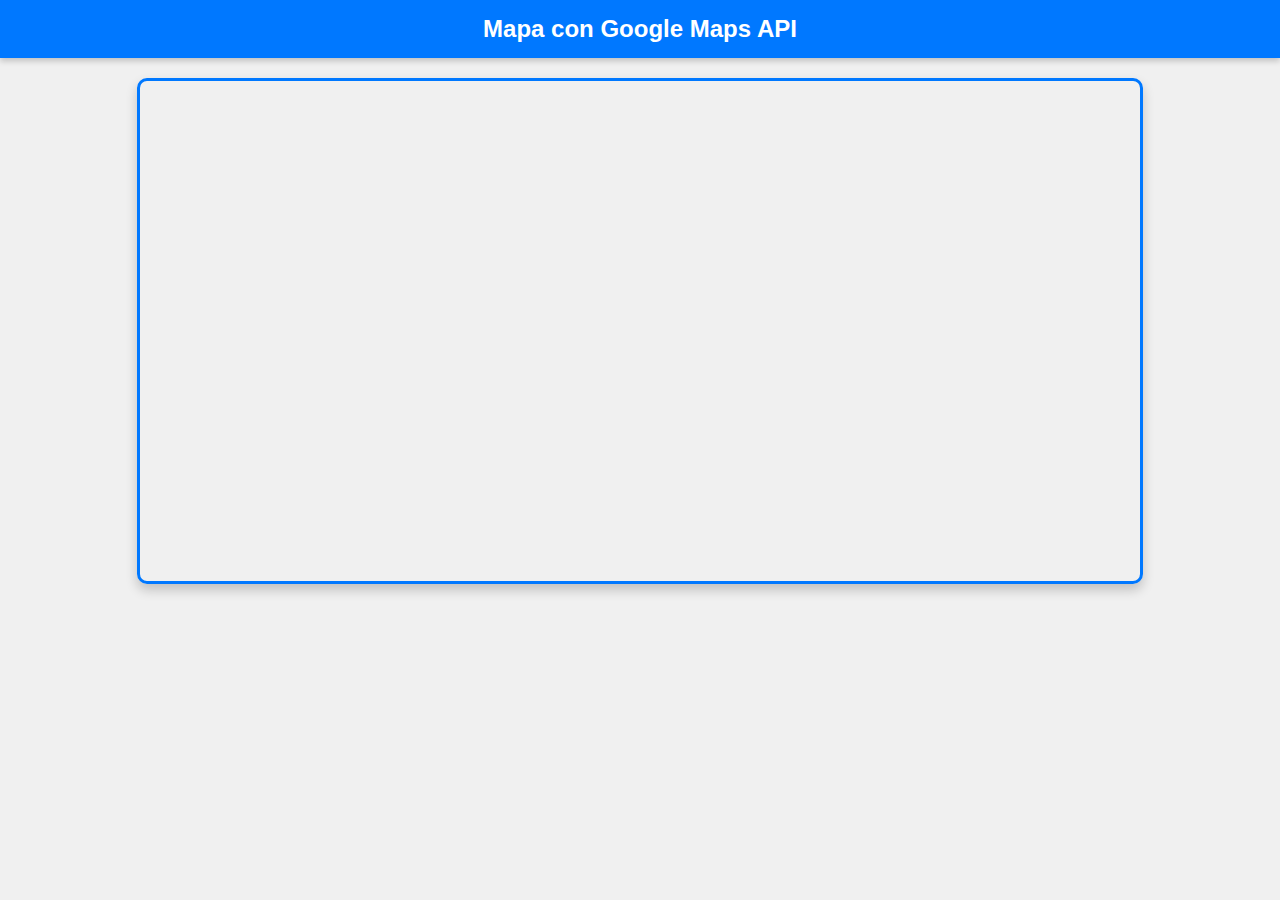
<file: ejercicio3.html>
<!DOCTYPE html>
<html lang="es">
<head>
    <meta charset="UTF-8">
    <meta name="viewport" content="width=device-width, initial-scale=1.0">
    <title>Mapa con Google Maps API</title>
    <style>
        /* Estilos generales */
        body {
            font-family: Arial, sans-serif;
            margin: 0;
            padding: 0;
            text-align: center;
            background-color: #f0f0f0;
        } 

        h3 {
            background-color: #0078ff;
            color: white;
            padding: 15px;
            margin: 0;
            font-size: 1.5rem;
            box-shadow: 0 3px 6px rgba(0,0,0,0.2);
        }

        #map {
            height: 500px;
            width: 90%;
            max-width: 1000px;
            margin: 20px auto;
            border: 3px solid #0078ff;
            border-radius: 10px;
            box-shadow: 0 6px 12px rgba(0,0,0,0.2);
        }

        @media (max-width: 600px) {
            #map {
                height: 400px;
            }
            h3 {
                font-size: 1.2rem;
            }
        }
    </style>
</head>
<body>
    <h3>Mapa con Google Maps API</h3>
    <div id="map"></div>

    <script>
        function initMap() {
            // Coordenadas iniciales (ejemplo: La Paz, Bolivia)
            const myLocation = { lat: -16.5000, lng: -68.1500 };

            // Crear el mapa
            const map = new google.maps.Map(document.getElementById("map"), {
                center: myLocation,
                zoom: 12,
                mapTypeControl: false,
                streetViewControl: false
            });

            // Añadir marcador
            new google.maps.Marker({
                position: myLocation,
                map: map,
                title: "Ubicación inicial"
            });
        }
    </script>

    <!-- Script de Google Maps con callback a initMap -->
    <script async defer
        src="https://maps.app.goo.gl/47ymLSpMpydcuHm86.com/maps/api/js?key=AIzaSyBD86gYUb6jzvHzUyGJg5r_p8HosjEGIm8&callback=initMap">
    </script>
</body>
</html>
</file>
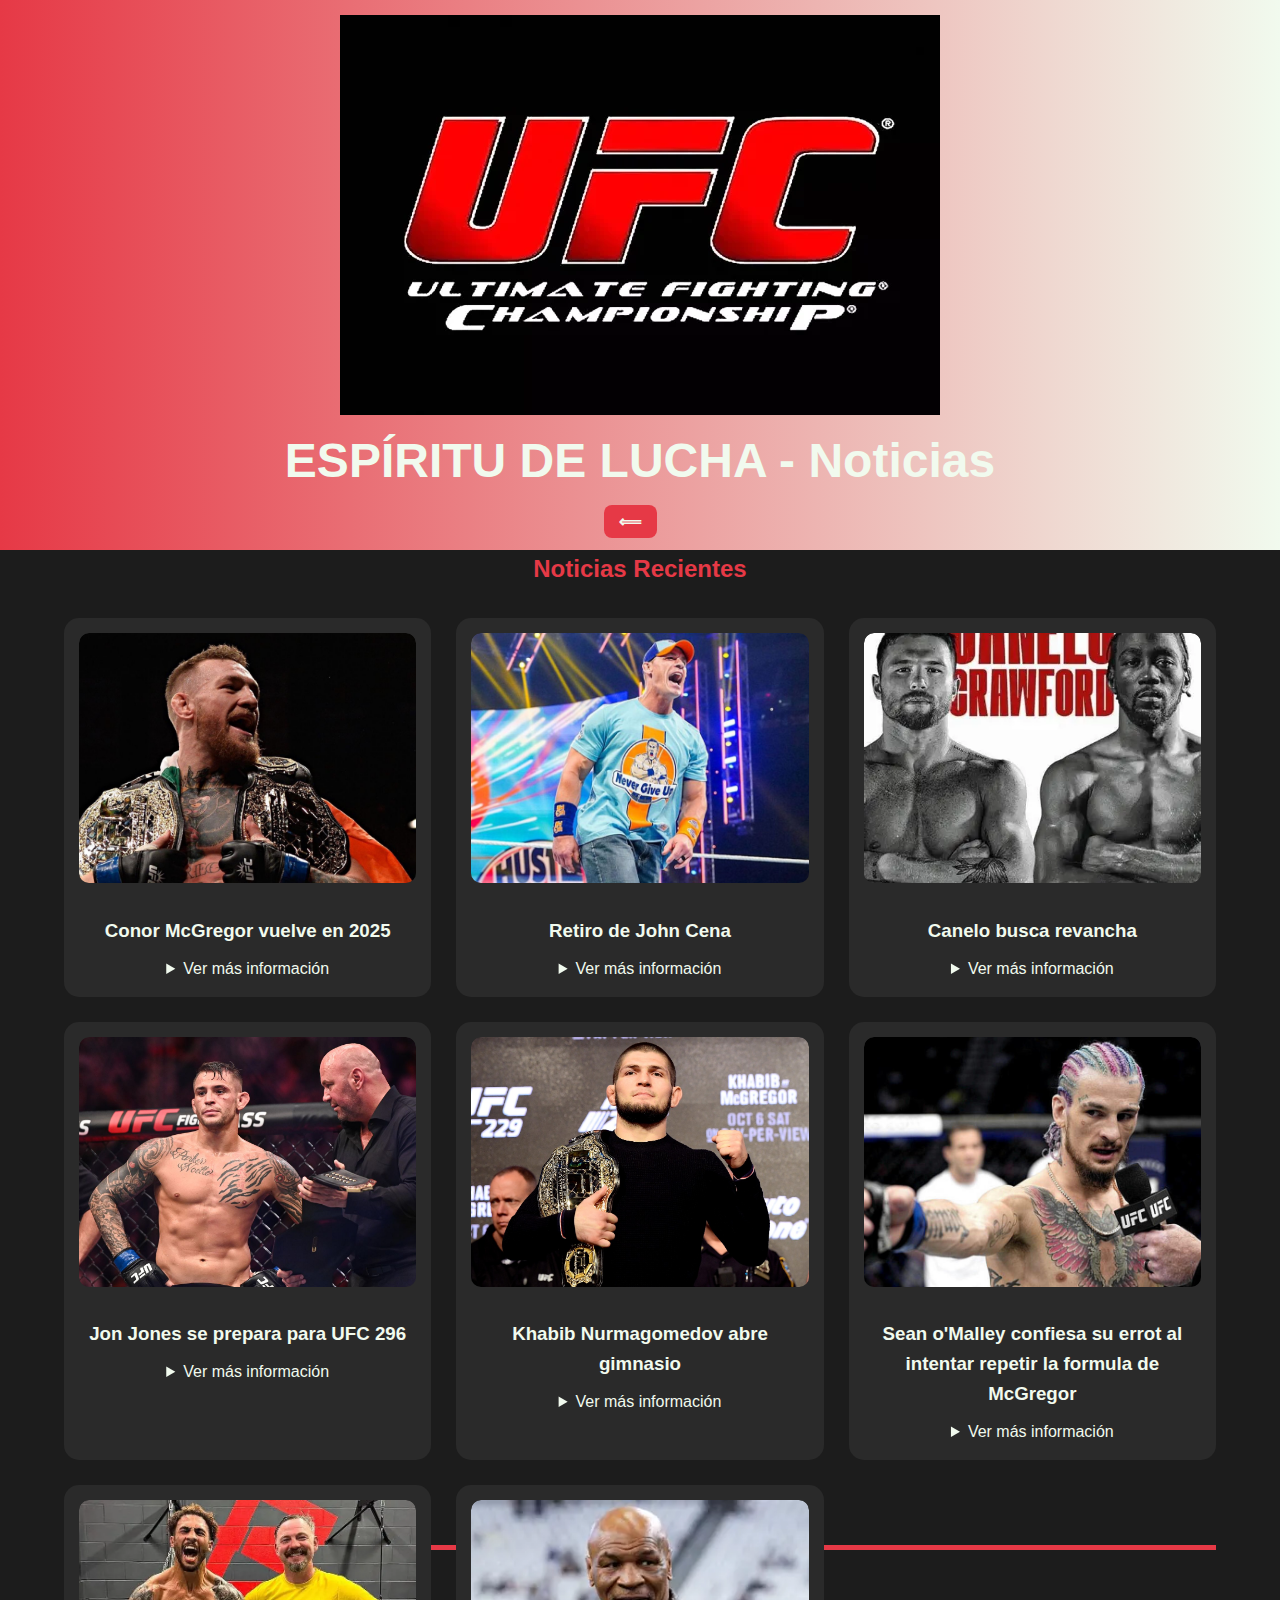
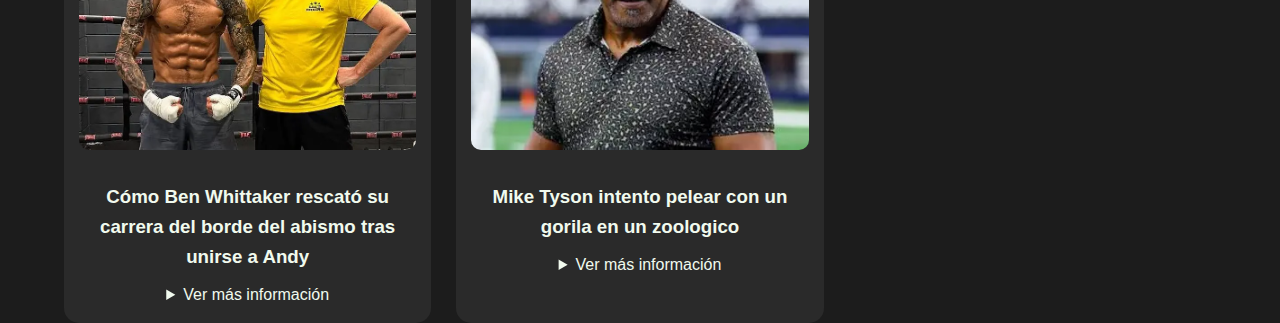
<file: noticias.html>
<!DOCTYPE html>
<html lang="en">
<head>
    <meta charset="UTF-8">
    <meta name="viewport" content="width=device-width, initial-scale=1.0">
    <title>Document</title>
      <link rel="stylesheet" href="estilos.css">
</head>
<body>
<header>
    <img src="logo.png" alt="Logo IMPACTO UFC" id="logo">
    <div class="header-container">
        <h1>ESPÍRITU DE LUCHA - Noticias</h1>
        <nav>
            <ul>
                <li><a href="index.html">⟸</a></li>
                <p><a href="index.html"></a></p>
                
            </ul>
        </nav>
    </div>
</header>

<main class="container">
    <section id="noticias">
        <h2>Noticias Recientes</h2>
        <div class="grid-3">
            <article class="card noticia-card">
                <div class="img-container">
                    <img src="conor mcgroge.jpg" alt="Conor McGregor">
                </div>
                <h3>Conor McGregor vuelve en 2025</h3>
                <details class="detalles">
             <summary>Ver más información</summary>
             <p>McGregor confirma su regreso con un mensaje viral que sacudió toda la comunidad MMA.</p>
           
            </article>

            <article class="card noticia-card">
                <div class="img-container">
                    <img src="John-Cena-se-retira.jpg" alt="John Cena">
                </div>
                <h3>Retiro de John Cena</h3>
                  <details class="detalles">
                  <summary>Ver más información</summary>
                 <p>John Cena anuncia su retiro en 2025 tras años de carrera en WWE.</p>
               
            </article>

            <article class="card noticia-card">
                <div class="img-container">
                    <img src="OIP (2).webp" alt="Canelo">
                </div>
                <h3>Canelo busca revancha</h3>
                  <details class="detalles">
                  <summary>Ver más información</summary>
                  <p>Canelo Álvarez planea revancha contra Terence Crawford con cifras impactantes.</p>
             
            </article>

            <article class="noticia-card">
                <div class="img-container">
                    <img src="Monday.jpg" alt="Jon Jones">
                </div>
                <h3>Jon Jones se prepara para UFC 296</h3>
                  <details class="detalles">
                  <summary>Ver más información</summary>
                  <p>El excampeón se entrena duro para su próxima pelea y promete acción de alto nivel.</p>
              
            </article>

            <article class="noticia-card">
                <div class="img-container">
                    <img src="knabib.jpeg" alt="Khabib">
                </div>
                <h3>Khabib Nurmagomedov abre gimnasio</h3>
                  <details class="detalles">
                  <summary>Ver más información</summary>
                  <p>El campeón retirado inaugura un nuevo centro de entrenamiento en Rusia para futuras promesas.</p>
            </article>
            <article class="noticia-card">
                <div class="img-container">
                    <img src="sean_omalley.jpeg" alt="Sean O'Malley">
                </div>
                <h3>Sean o'Malley confiesa su errot al intentar repetir la formula de McGregor</h3>
                  <details class="detalles">
                  <summary>Ver más información</summary>
                 <p>
                    Sean O’Malley habló sobre un período turbulento en su carrera de MMA y ofreció una inusual autocrítica entre los nombres más destacados de UFC. En una entrevista reciente con el podcast ‘Between Rounds’, el excampeón de peso gallo (135 lb) reveló que, durante un tiempo, dejó de actuar con autenticidad mientras intentaba seguir los pasos de Conor McGregor, una figura a la que siempre consideró una gran inspiración.</p>
            </article>
            <article class="noticia-card">
                <div class="img-container">
                    <img src="whittaker_lee_04cf87dd31.webp" alt="ben whittaker">
                </div>
                <h3>Cómo Ben Whittaker rescató su carrera del borde del abismo tras unirse a Andy</h3>
                  <details class="detalles">
                  <summary>Ver más información</summary>
                <p>Al cerrarse 2024, Ben Whittaker no se avergüenza de admitir que estaba empezando a perder el control de la realidad.
                    La reputación del medallista olímpico de plata había recibido un golpe aquel octubre debido a su papel en la polémica primera pelea con Liam Cameron, quien lo apodó “Ben Quittaker” después del combate. Un apodo que, lamentablemente, comenzaba a pegar.
                    Ambos cayeron por encima de la cuerda superior del ring en el centro de Kingdom Arena, tras cinco asaltos sorprendentemente competitivos en los alrededores de Riad. Se esperaba que Whittaker resolviera sin demasiada dificultad al Cinderella Man de Sheffield, pero parecía estar a punto de descarrilar a medida que avanzaban los diez asaltos pactados.</p>
            </article>

            <article class="noticia-card">
                <div class="img-container">
                    <img src="OIP (5).webp" alt="Mike Tyson">
                </div>
                <h3>Mike Tyson intento pelear con un gorila en un zoologico</h3>
                  <details class="detalles">
                 <summary>Ver más información</summary>
                 <p>Cuenta la historia que se acercó a los guardias del lugar para que le permitieran ver más de cerca a los ejemplares de gorila. Años después, el propio Mike Tyson relató lo sucedido.
                  “Vi a un enorme ejemplar que parecía el jefe y le ofrecí 10 mil dólares al jefe de seguridad del zoo para que me abriese la jaula y pelearme con el gorila aquel. El animal medía más de 1.80 metros y pesaría unos 200 kilos. Aunque intenté sobornar al encargado, no me dejó entrar en la jaula</p>
            </article>
        </div>
    </section>
</main>
</body>
</html
</file>
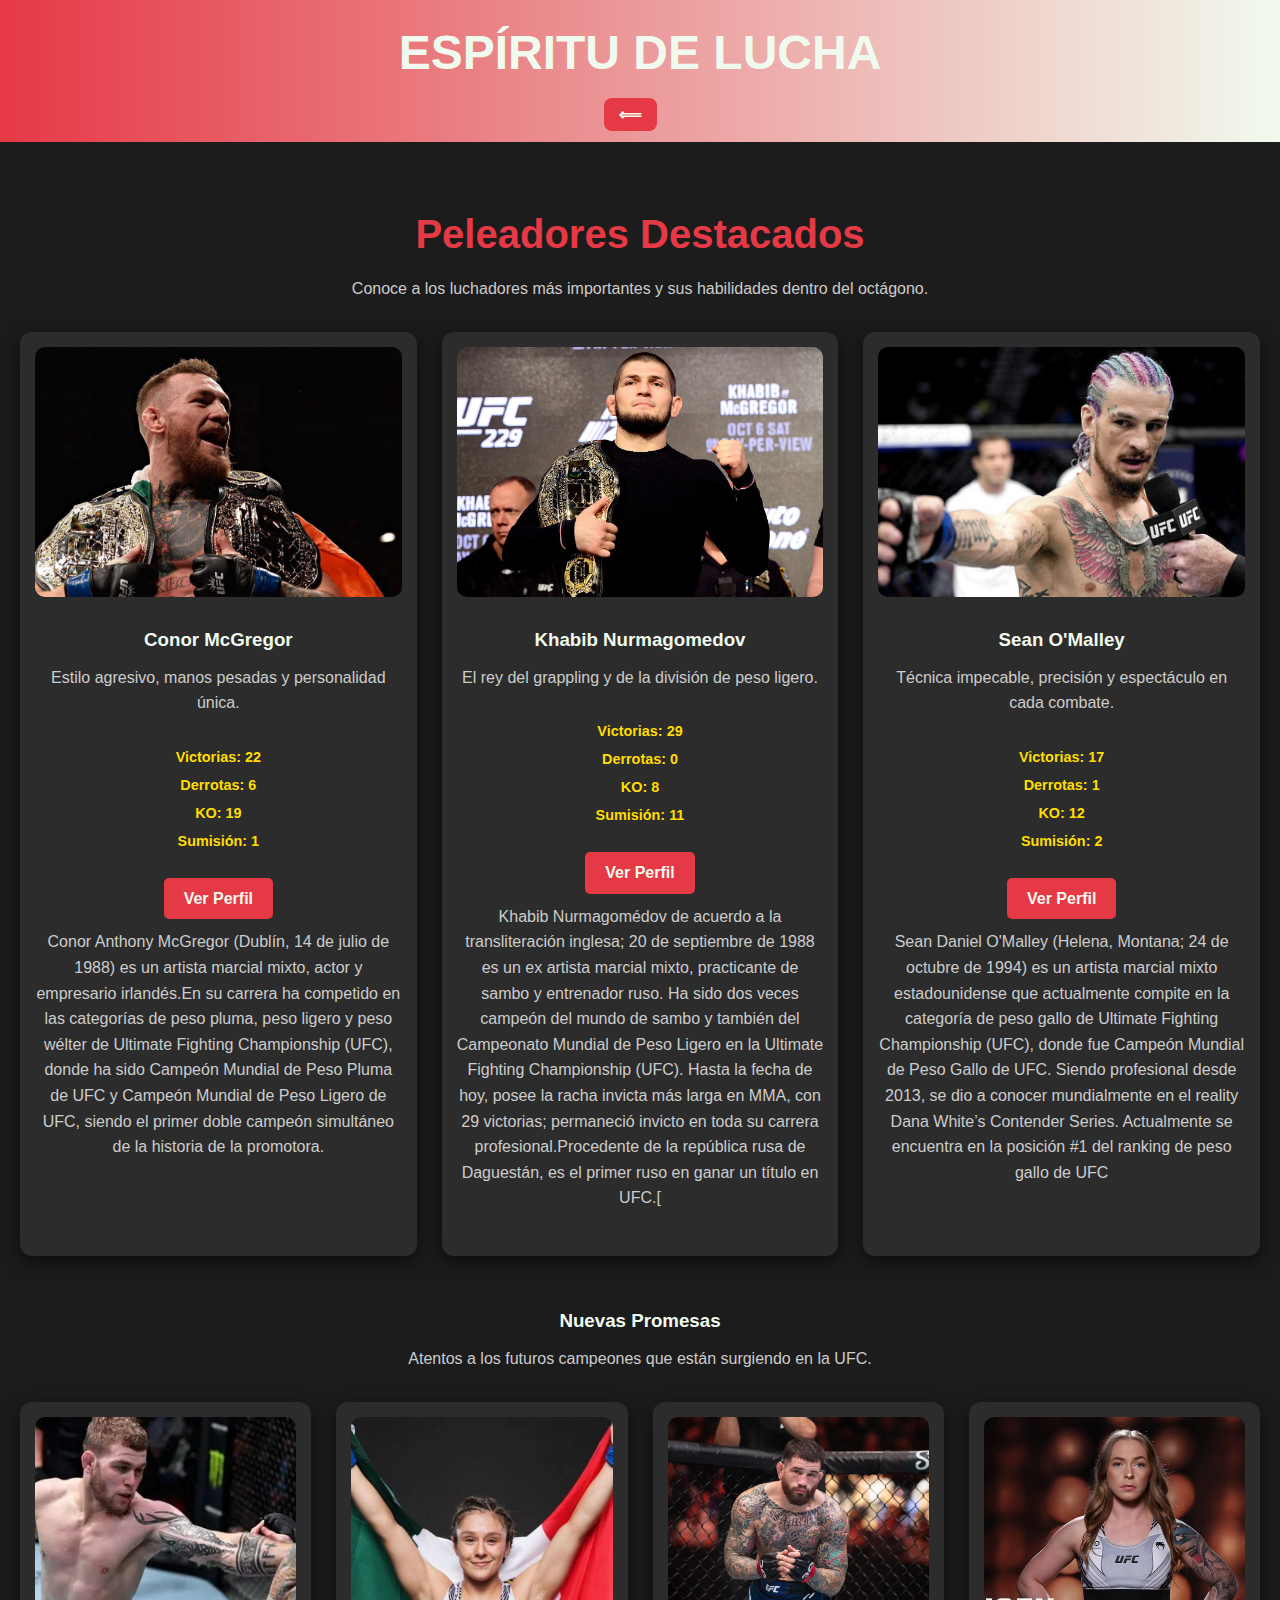
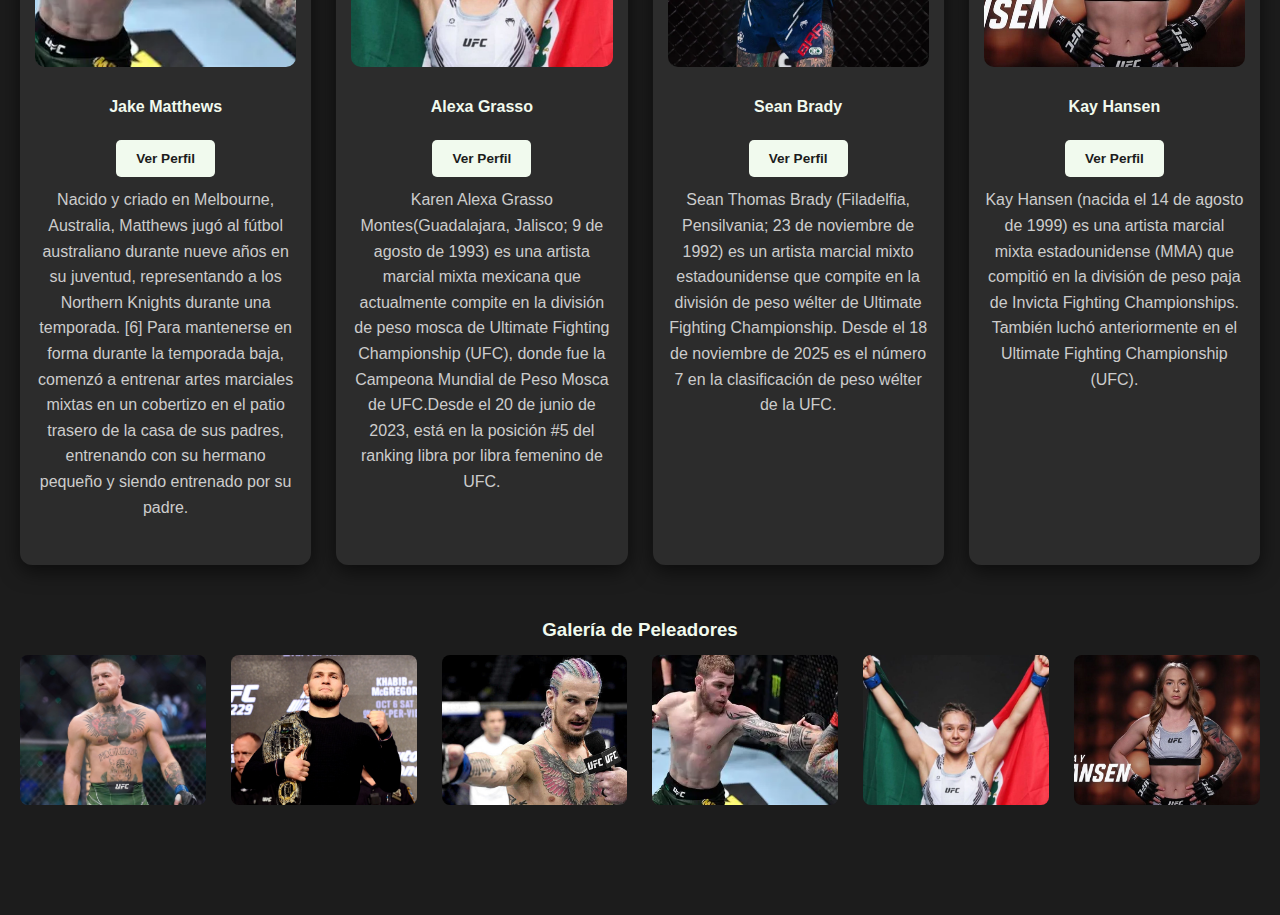
<file: peleadores.html>
<!DOCTYPE html>
<html lang="en">
<head>
    <meta charset="UTF-8">
    <meta name="viewport" content="width=device-width, initial-scale=1.0">
    <title>Document</title>
    <link rel="stylesheet" href="estilos.css">
</head>
<body>
    <header>
    <div class="header-container">
        <h1>ESPÍRITU DE LUCHA</h1>
        <nav>
            <ul>
                <li><a href="index.html">⟸</a></li>
                <p>
                  <a href="index.html"></a>
                </p>
            </ul>
        </nav>
    </div>
</header>
    <section id="peleadores">
    <h2>Peleadores Destacados</h2>
    <p>Conoce a los luchadores más importantes y sus habilidades dentro del octágono.</p>
    <div class="grid-3">
        <!-- Peleador 1 -->
        <div class="card">
            <img src="conor mcgroge.jpg" alt="Conor McGregor">
            <h3>Conor McGregor</h3>
            <p>Estilo agresivo, manos pesadas y personalidad única.</p>
            <ul class="stats">
                <li>Victorias: 22</li>
                <li>Derrotas: 6</li>
                <li>KO: 19</li>
                <li>Sumisión: 1</li>
            </ul>
            <a href="#" class="btn">Ver Perfil</a>
            <P>Conor Anthony McGregor (Dublín, 14 de julio de 1988) es un artista marcial mixto, actor y empresario irlandés.En su carrera ha competido en las categorías de peso pluma, peso ligero y peso wélter de Ultimate Fighting Championship (UFC), donde ha sido Campeón Mundial de Peso Pluma de UFC y Campeón Mundial de Peso Ligero de UFC, siendo el primer doble campeón simultáneo de la historia de la promotora.</P>
        </div>
        <!-- Peleador 2 -->
        <div class="card">
            <img src="knabib.jpeg" alt="Khabib Nurmagomedov">
            <h3>Khabib Nurmagomedov</h3>
            <p>El rey del grappling y de la división de peso ligero.</p>
            <ul class="stats">
                <li>Victorias: 29</li>
                <li>Derrotas: 0</li>
                <li>KO: 8</li>
                <li>Sumisión: 11</li>
            </ul>
            <a href="#" class="btn">Ver Perfil</a>
            <P>Khabib Nurmagomédov de acuerdo a la transliteración inglesa; 20 de septiembre de 1988 es un ex artista marcial mixto, practicante de sambo y entrenador ruso. Ha sido dos veces campeón del mundo de sambo y también del Campeonato Mundial de Peso Ligero en la Ultimate Fighting Championship (UFC). Hasta la fecha de hoy, posee la racha invicta más larga en MMA, con 29 victorias; permaneció invicto en toda su carrera profesional.Procedente de la república rusa de Daguestán, es el primer ruso en ganar un título en UFC.[</P>
        </div>
        <!-- Peleador 3 -->
        <div class="card">
            <img src="sean_omalley.jpeg" alt="Sean O'Malley">
            <h3>Sean O'Malley</h3>
            <p>Técnica impecable, precisión y espectáculo en cada combate.</p>
            <ul class="stats">
                <li>Victorias: 17</li>
                <li>Derrotas: 1</li>
                <li>KO: 12</li>
                <li>Sumisión: 2</li>
            </ul>
            <a href="#" class="btn">Ver Perfil</a>
            <P>Sean Daniel O'Malley (Helena, Montana; 24 de octubre de 1994) es un artista marcial mixto estadounidense que actualmente compite en la categoría de peso gallo de Ultimate Fighting Championship (UFC), donde fue Campeón Mundial de Peso Gallo de UFC. Siendo profesional desde 2013, se dio a conocer mundialmente en el reality Dana White’s Contender Series. Actualmente se encuentra en la posición #1 del ranking de peso gallo de UFC</P>
        </div>
    </div>

    <h3>Nuevas Promesas</h3>
    <p>Atentos a los futuros campeones que están surgiendo en la UFC.</p>
    <div class="grid-4">
        <div class="card">
            <img src="jake_matthews.webp" alt="Jake Matthews">
            <h4>Jake Matthews</h4>
            <a href="#" class="btn-small">Ver Perfil</a>
            <P>Nacido y criado en Melbourne, Australia, Matthews jugó al fútbol australiano durante nueve años en su juventud, representando a los Northern Knights durante una temporada. [6] Para mantenerse en forma durante la temporada baja, comenzó a entrenar artes marciales mixtas en un cobertizo en el patio trasero de la casa de sus padres, entrenando con su hermano pequeño y siendo entrenado por su padre.</P>
        </div>
        <div class="card">
            <img src="Alexa-Grasso.jpg" alt="Alexa Grasso">
            <h4>Alexa Grasso</h4>
            <a href="#" class="btn-small">Ver Perfil</a>
            <P>Karen Alexa Grasso Montes(Guadalajara, Jalisco; 9 de agosto de 1993) es una artista marcial mixta mexicana que actualmente compite en la división de peso mosca de Ultimate Fighting Championship (UFC), donde fue la Campeona Mundial de Peso Mosca de UFC.​Desde el 20 de junio de 2023, está en la posición #5 del ranking libra por libra femenino de UFC.</P>
        </div>
        <div class="card">
            <img src="sean_brady..webp" alt="Sean Brady">
            <h4>Sean Brady</h4>
            <a href="#" class="btn-small">Ver Perfil</a>
            <P>Sean Thomas Brady (Filadelfia, Pensilvania; 23 de noviembre de 1992) es un artista marcial mixto estadounidense que compite en la división de peso wélter de Ultimate Fighting Championship. Desde el 18 de noviembre de 2025 es el número 7 en la clasificación de peso wélter de la UFC.</P>
        </div>
        <div class="card">
            <img src="kay_hansen..png" alt="Kay Hansen">
            <h4>Kay Hansen</h4>
            <a href="#" class="btn-small">Ver Perfil</a>
            <P>Kay Hansen (nacida el 14 de agosto de 1999) es una artista marcial mixta estadounidense (MMA) que compitió en la división de peso paja de Invicta Fighting Championships. También luchó anteriormente en el Ultimate Fighting Championship (UFC).</P>
        </div>
    </div>

    <h3>Galería de Peleadores</h3>
    <div class="grid-gallery">
        <img src="conor mcgroger.jpg" alt="Conor McGregor">
        <img src="knabib.jpeg" alt="Khabib Nurmagomedov">
        <img src="sean_omalley.jpeg" alt="Sean O'Malley">
        <img src="jake_matthews.webp" alt="Jake Matthews">
        <img src="Alexa-Grasso.jpg" alt="Alexa Grasso">
        <img src="kay_hansen..png" alt="Kay Hansen">
    </div>
</section>  
</body>
</html>
</file>
<file: estilos.css>
* {
    margin: 0;
    padding: 0;
    box-sizing: border-box;
    font-family: 'Arial', sans-serif;
}
body {
    background-color: #1c1c1c;
    color: #f0f0f0;
    line-height: 1.6;
}
header {
    background: linear-gradient(90deg, #e63946, #f1faee);
    color: #1c1c1c;
    padding: 10px;
    text-align: center;
}

header h1 {
    font-size: 3rem;
    color: #f1faee;
    margin-bottom: 5px;
}

header p {
    font-size: 1.2rem;
    margin-bottom: 15px;
}

nav ul {
    list-style: none;
    display: flex;
    flex-wrap: wrap;
    justify-content: center;
    gap: 15px;
}

nav ul li a {
    text-decoration: none;
    color: #f1faee;
    background-color: #e63946;
    padding: 8px 15px;
    border-radius: 8px;
    transition: 0.3s;
}

nav ul li a:hover {
    background-color: #f1faee;
    color: #e63946;
}

.hero {
    position: relative;
    text-align: center;
    margin-bottom: 40px;
}

.hero-img {
    width: 90%;
    max-height: 1000px;
    object-fit: cover;
    border-bottom: 5px solid #e63946;
}

.hero-text {
    position: absolute;
    top: 50%;
    left: 50%;
    transform: translate(-50%, -50%);
    color: #f1faee;
    background-color: rgba(0, 0, 0, 0.6);
    padding: 20px;
    border-radius: 10px;
}
.container {
    width: 90%;
    max-width: 1200px;
    margin: auto;
    padding-bottom: 40px;
}
.grid-2, .grid-3, .grid-4 {
    display: grid;
    gap: 20px;
    margin-bottom: 40px;
}

.grid-2 {
    grid-template-columns: repeat(auto-fit, minmax(300px, 1fr));
}

.grid-3 {
    grid-template-columns: repeat(auto-fit, minmax(250px, 1fr));
}

.grid-4 {
    grid-template-columns: repeat(auto-fit, minmax(200px, 1fr));
}

.card, .event-card, .resultados-card, .rumores-card, .fechas-card, .video-card {
    background-color: #2a2a2a;
    padding: 15px;
    border-radius: 10px;
    text-align: center;
    transition: transform 0.3s, box-shadow 0.3s;
}

.card:hover, .event-card:hover, .video-card:hover {
    transform: translateY(-10px);
    box-shadow: 0 10px 25px rgba(230, 57, 70, 0.6);
}

.card img, .event-card img, .grid-3 img, .grid-4 img, .video-card video {
    width: 100%;
    height: 250px;
    object-fit: cover;
    border-radius: 10px;
    margin-bottom: 10px;
}
video {
    border-radius: 10px;
}
h2 {
    text-align: center;
    color: #e63946;
    margin-bottom: 30px;
}

h3, h4 {
    margin-bottom: 10px;
    color: #f1faee;
}

p {
    font-size: 0.95rem;
    color: #ffd166;
}
footer {
    background-color: #1c1c1c;
    color: #f1faee;
    text-align: center;
    padding: 15px;
    border-top: 3px solid #e63946;
}
@media (max-width: 768px) {
    nav ul {
        flex-direction: column;
    }
    .hero-text {
        width: 90%;
        font-size: 0.9rem;
    }
    .grid-3, .grid-4, .grid-2 {
        grid-template-columns: 1fr;
    }
}

.container {
  width: 90%;
    max-height: 1000px;
    object-fit: cover;
    border-bottom: 5px solid #e63946
}

header {
    background-color: #1b1b1b;
    color: #f1faee;
    padding: 15px 0;
}
header h1 {
    text-align: center;
    margin-bottom: 10px;
}
header nav ul {
    display: flex;
    justify-content: center;
    gap: 20px;
    list-style: none;
    padding: 0;
}
header nav a {
    color: #e63946;
    text-decoration: none;
    font-weight: bold;
    transition: 0.3s;
}
header nav a:hover {
    color: #f1faee;
}

.separador {
    height: 40px;
}
.card, .noticia-card, .video-card, .card-dark {
    background-color: #2a2a2a;
    color: #f1faee;
    border-radius: 15px;
    padding: 15px;
    text-align: center;
    overflow: hidden;
    transition: transform 0.3s, box-shadow 0.3s;
}
.card:hover, .noticia-card:hover, .video-card:hover {
    transform: translateY(-5px);
    box-shadow: 0 10px 25px rgba(230, 57, 70, 0.6);
}


.img-container {
    overflow: hidden;
    border-radius: 10px;
    margin-bottom: 15px;
}
.img-container img {
    width: 100%;
    height: 250px;
    object-fit: cover;
    transition: transform 0.3s;
}
.img-container img:hover {
    transform: scale(1.05);
}
.grid-2 {
    display: grid;
    grid-template-columns: repeat(auto-fit, minmax(300px, 1fr));
    gap: 25px;
}

.videos-grid {
    display: grid;
    grid-template-columns: repeat(auto-fit, minmax(300px, 1fr));
    gap: 25px;
}
video {
    width: 100%;
    border-radius: 10px;
}


.btn-ufc {
    text-decoration: none;
    display: inline-block;
    background-color: #e63946;
    color: #f1faee;
    padding: 10px 20px;
    border-radius: 8px;
    font-weight: bold;
    margin-top: 10px;
    transition: 0.3s;
}
.btn-ufc:hover {
    background-color: #f1faee;
    color: #e63946;
    transform: scale(1.05);
}

.titulo-seccion {
    text-align: center;
    margin-bottom: 25px;
    color: #e63946;
    font-size: 2rem;
}

.videos-grid {
    display: grid;
    grid-template-columns: repeat(auto-fit, minmax(300px, 1fr));
    gap: 20px;
    padding: 20px;
}


.video-card {
    background-color: #222;
    padding: 15px;
    border-radius: 10px;
    text-align: center;
    transition: transform 0.3s, box-shadow 0.3s;
}

.video-card:hover {
    transform: translateY(-5px);
    box-shadow: 0 5px 15px rgba(255, 0, 0, 0.5);
}

.video-card video {
    width: 100%;
    border-radius: 10px;
}

.video-card h3 {
    margin-top: 10px;
    font-size: 1.2rem;
    color: #ff0000;
}

.video-card p {
    font-size: 0.9rem;
    color: #fff;
    margin-top: 5px;
}
/* --- SECCIÓN PELEADORES --- */
#peleadores {
    padding: 60px 20px;
    background-color: #1c1c1c;
    color: #f0f0f0;
    font-family: 'Arial', sans-serif;
    text-align: center;
}

#peleadores h2 {
    color: #e63946;
    font-size: 2.5rem;
    margin-bottom: 10px;
}

#peleadores h3, #peleadores h4 {
    color: #f1faee;
    margin: 10px 0;
}

#peleadores p {
    color: #ccc;
    margin-bottom: 30px;
    font-size: 1rem;
}

.grid-3, .grid-4, .grid-gallery {
    display: grid;
    gap: 25px;
    justify-content: center;
    margin-bottom: 50px;
}

.grid-3 {
    grid-template-columns: repeat(auto-fit, minmax(280px, 1fr));
}

.grid-4 {
    grid-template-columns: repeat(auto-fit, minmax(200px, 1fr));
}

.grid-gallery {
    grid-template-columns: repeat(auto-fit, minmax(150px, 1fr));
}

#peleadores .card {
    background-color: #2c2c2c;
    border-radius: 12px;
    overflow: hidden;
    box-shadow: 0 6px 20px rgba(0,0,0,0.6);
    transition: transform 0.3s, box-shadow 0.3s;
    padding-bottom: 15px;
}

#peleadores .card:hover {
    transform: translateY(-10px);
    box-shadow: 0 12px 30px rgba(0,0,0,0.8);
}

#peleadores .card img {
    width: 100%;
    height: 250px;
    object-fit: cover;
}

#peleadores .stats {
    list-style: none;
    padding: 0;
    margin: 15px 0;
    color: #ffdd00;
    font-weight: bold;
    font-size: 0.9rem;
}

#peleadores .stats li {
    margin-bottom: 5px;
}

.btn, .btn-small {
    display: inline-block;
    margin: 10px 0;
    padding: 8px 20px;
    border-radius: 5px;
    text-decoration: none;
    font-weight: bold;
    transition: background 0.3s, color 0.3s;
}

.btn {
    background-color: #e63946;
    color: #f1faee;
}

.btn:hover {
    background-color: #f1faee;
    color: #e63946;
}

.btn-small {
    background-color: #f1faee;
    color: #1c1c1c;
    font-size: 0.85rem;
}

.btn-small:hover {
    background-color: #e63946;
    color: #f1faee;
}

.grid-gallery img {
    width: 100%;
    height: 150px;
    object-fit: cover;
    border-radius: 8px;
    transition: transform 0.3s;
}

.grid-gallery img:hover {
    transform: scale(1.1);
}

/* Responsive para móviles */
@media (max-width: 768px) {
    .grid-3, .grid-4, .grid-gallery {
        grid-template-columns: 1fr;
    }
}
</file>
